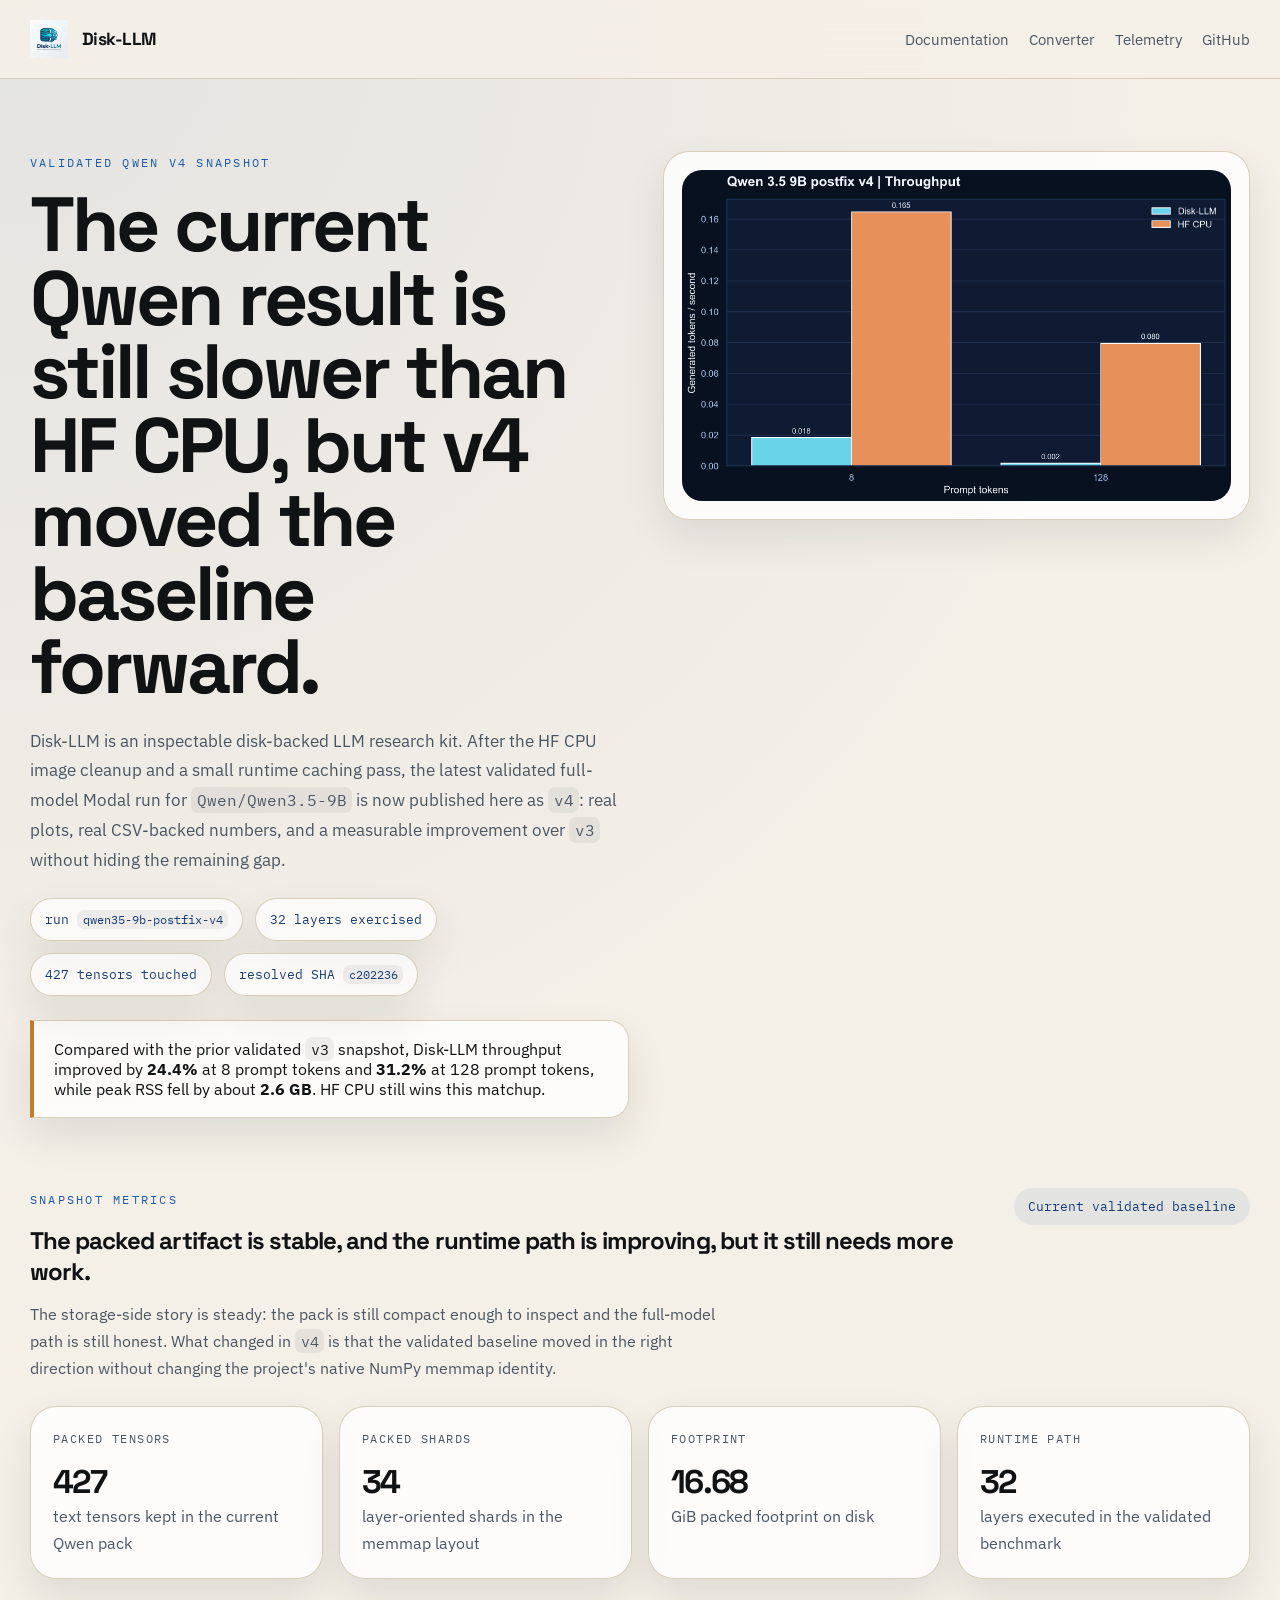
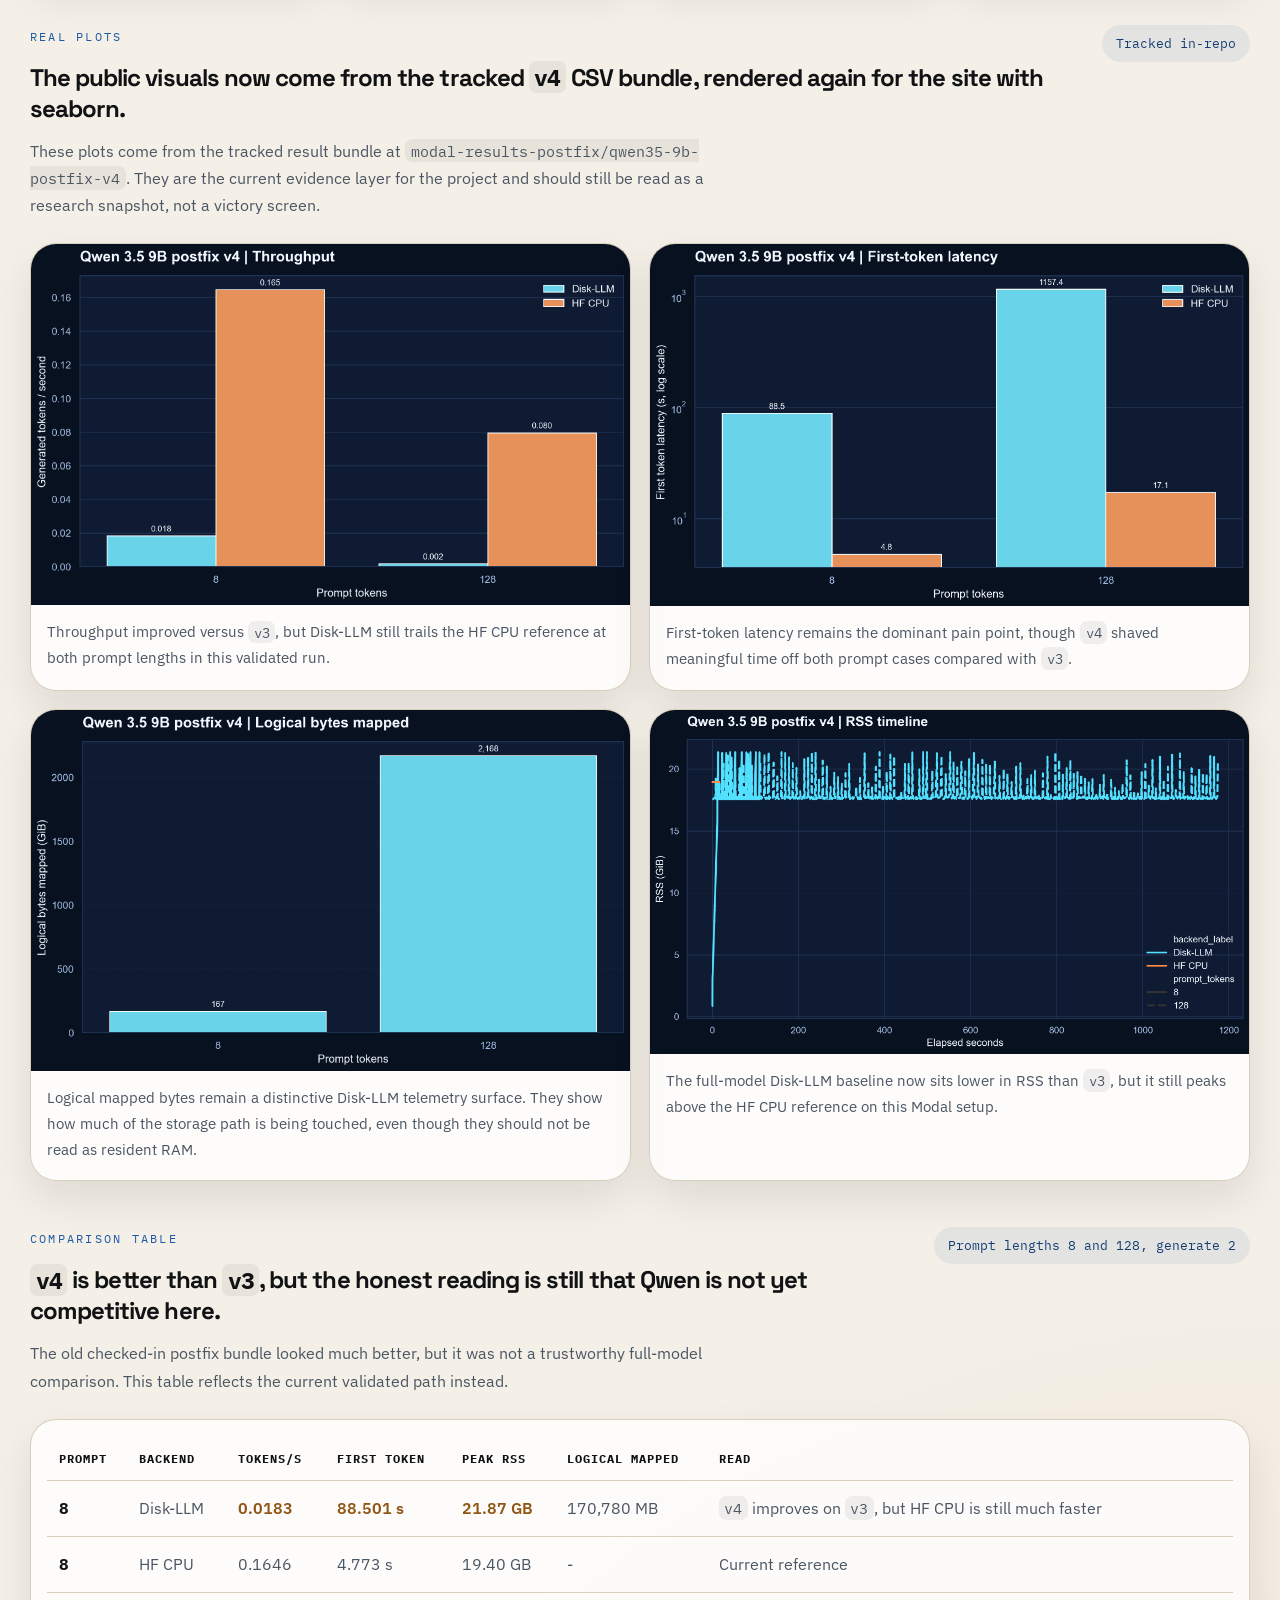
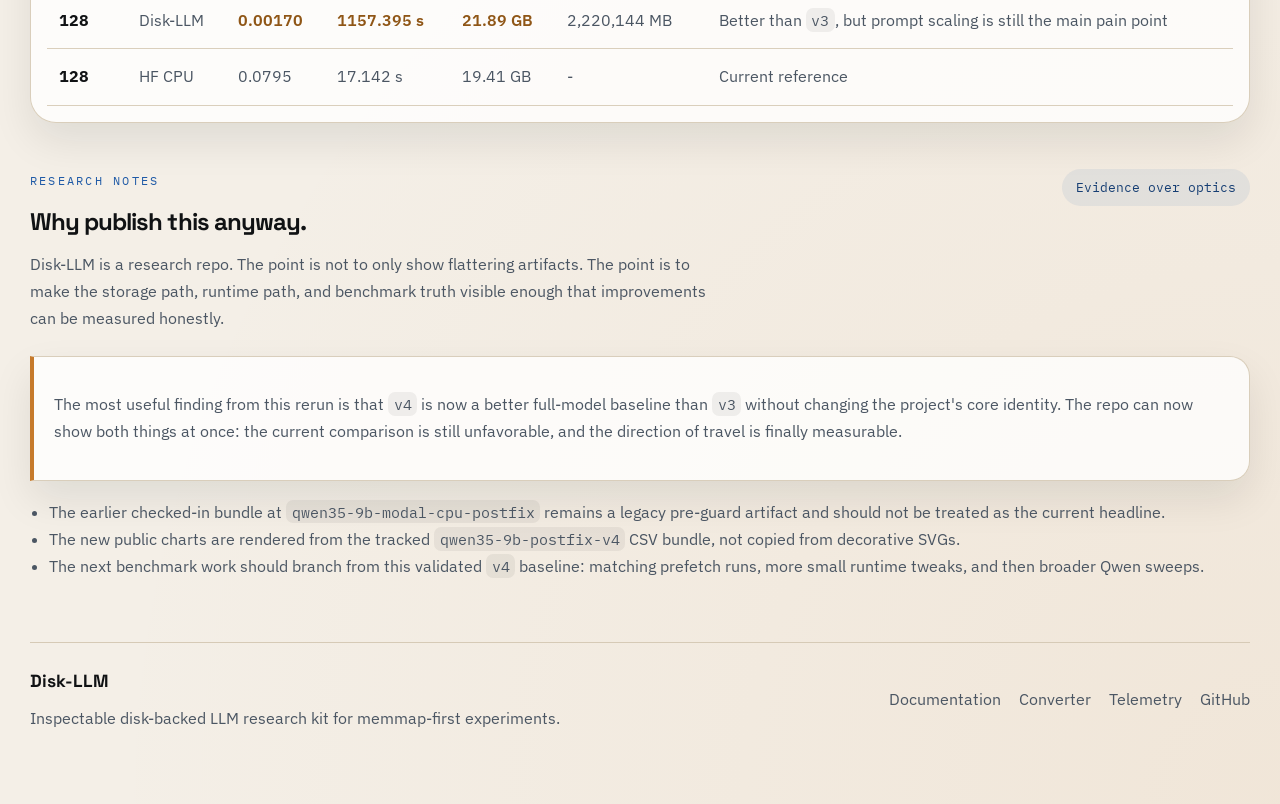
<file: docs/index.html>
<!DOCTYPE html>
<html lang="en">
<head>
  <meta charset="utf-8">
  <meta name="viewport" content="width=device-width, initial-scale=1.0">
  <title>Disk-LLM | Current Qwen v4 Research Snapshot</title>
  <meta name="description" content="Disk-LLM is an inspectable disk-backed LLM research kit. This page shows the current validated Qwen postfix v4 baseline with seaborn-rendered benchmark plots, real CSV-backed numbers, and an honest comparison table.">
  <link rel="preconnect" href="https://fonts.googleapis.com">
  <link rel="preconnect" href="https://fonts.gstatic.com" crossorigin>
  <link href="https://fonts.googleapis.com/css2?family=IBM+Plex+Mono:wght@400;600&family=IBM+Plex+Sans:wght@400;500;600&family=Space+Grotesk:wght@500;700&display=swap" rel="stylesheet">
  <style>
    :root {
      --bg: #f4efe7;
      --surface: rgba(255, 255, 255, 0.78);
      --panel: #fffaf2;
      --line: #d6cab6;
      --ink: #101214;
      --muted: #4b5663;
      --blue: #1f5aa6;
      --blue-deep: #163e73;
      --amber: #c67a2b;
      --amber-deep: #8f5616;
      --shadow: 0 18px 42px rgba(16, 18, 20, 0.09);
      --radius: 26px;
    }

    * { box-sizing: border-box; }
    html { scroll-behavior: smooth; }
    body {
      margin: 0;
      font-family: "IBM Plex Sans", sans-serif;
      color: var(--ink);
      background:
        radial-gradient(circle at top left, rgba(31, 90, 166, 0.08), transparent 28%),
        radial-gradient(circle at bottom right, rgba(198, 122, 43, 0.08), transparent 28%),
        var(--bg);
    }

    a { color: inherit; text-decoration: none; }
    img { max-width: 100%; display: block; }
    code {
      font-family: "IBM Plex Mono", monospace;
      font-size: 0.95em;
      background: rgba(16, 18, 20, 0.06);
      padding: 0.12rem 0.35rem;
      border-radius: 0.45rem;
    }

    .shell {
      width: min(1220px, calc(100% - 32px));
      margin: 0 auto;
    }

    .nav {
      position: sticky;
      top: 0;
      z-index: 20;
      backdrop-filter: blur(18px);
      background: rgba(244, 239, 231, 0.9);
      border-bottom: 1px solid rgba(214, 202, 182, 0.9);
    }

    .nav-inner {
      min-height: 78px;
      display: flex;
      align-items: center;
      justify-content: space-between;
      gap: 24px;
    }

    .brand {
      display: flex;
      align-items: center;
      gap: 14px;
      font-family: "Space Grotesk", sans-serif;
      font-weight: 700;
      letter-spacing: -0.03em;
      font-size: 1.1rem;
    }

    .brand img {
      width: 38px;
      height: 38px;
      object-fit: contain;
    }

    .nav-links {
      display: flex;
      flex-wrap: wrap;
      gap: 20px;
      color: var(--muted);
      font-size: 0.95rem;
    }

    .nav-links a:hover { color: var(--ink); }

    .hero {
      padding: 72px 0 36px;
    }

    .hero-grid {
      display: grid;
      grid-template-columns: 1fr 0.98fr;
      gap: 34px;
      align-items: start;
    }

    .eyebrow {
      display: inline-block;
      margin-bottom: 18px;
      font-family: "IBM Plex Mono", monospace;
      font-size: 0.78rem;
      letter-spacing: 0.18em;
      text-transform: uppercase;
      color: var(--blue);
    }

    h1, h2, h3 {
      margin: 0;
      font-family: "Space Grotesk", sans-serif;
      letter-spacing: -0.04em;
    }

    h1 {
      font-size: clamp(2.9rem, 6vw, 5.5rem);
      line-height: 0.96;
      max-width: 11ch;
    }

    .hero-copy p,
    .section-head p,
    .note p,
    .bullet-list li,
    .metric span:last-child,
    .plot-card figcaption,
    td,
    .footer {
      color: var(--muted);
      line-height: 1.7;
    }

    .hero-copy p {
      margin: 22px 0 0;
      max-width: 62ch;
      font-size: 1.08rem;
    }

    .pill-row {
      display: flex;
      flex-wrap: wrap;
      gap: 12px;
      margin: 24px 0 0;
    }

    .pill {
      display: inline-flex;
      align-items: center;
      gap: 8px;
      padding: 11px 14px;
      border-radius: 999px;
      background: rgba(255, 255, 255, 0.7);
      border: 1px solid rgba(214, 202, 182, 0.95);
      font-family: "IBM Plex Mono", monospace;
      font-size: 0.8rem;
      color: var(--blue-deep);
      box-shadow: var(--shadow);
    }

    .hero-note,
    .panel,
    .plot-card,
    .metric,
    .table-shell,
    .note {
      background: var(--surface);
      border: 1px solid rgba(214, 202, 182, 0.92);
      box-shadow: var(--shadow);
      border-radius: var(--radius);
    }

    .hero-note,
    .note {
      margin-top: 24px;
      padding: 18px 20px;
      border-left: 4px solid var(--amber);
      border-radius: 0 20px 20px 0;
    }

    .hero-visual,
    .plot-card,
    .metric,
    .table-shell,
    .note {
      overflow: hidden;
    }

    .hero-visual {
      padding: 18px;
      animation: rise 700ms ease both;
    }

    .hero-visual img {
      border-radius: 20px;
      background: #f8f1e4;
    }

    .section {
      padding: 34px 0 12px;
    }

    .section-head {
      display: grid;
      grid-template-columns: 1fr auto;
      gap: 18px;
      align-items: end;
      margin-bottom: 24px;
    }

    .section-head p { margin: 14px 0 0; max-width: 70ch; }

    .meta-tag {
      align-self: start;
      padding: 10px 14px;
      border-radius: 999px;
      background: rgba(31, 90, 166, 0.08);
      color: var(--blue-deep);
      font-family: "IBM Plex Mono", monospace;
      font-size: 0.8rem;
    }

    .metrics {
      display: grid;
      grid-template-columns: repeat(4, 1fr);
      gap: 16px;
    }

    .metric {
      padding: 20px 22px;
      animation: rise 850ms ease both;
    }

    .metric-label {
      font-family: "IBM Plex Mono", monospace;
      text-transform: uppercase;
      letter-spacing: 0.12em;
      font-size: 0.74rem;
      color: var(--muted);
    }

    .metric strong {
      display: block;
      margin-top: 14px;
      font-family: "Space Grotesk", sans-serif;
      font-size: 2.05rem;
      letter-spacing: -0.05em;
    }

    .plot-grid {
      display: grid;
      grid-template-columns: repeat(2, 1fr);
      gap: 18px;
    }

    .plot-card {
      margin: 0;
      transition: transform 180ms ease, box-shadow 180ms ease;
      animation: rise 900ms ease both;
    }

    .plot-card:hover {
      transform: translateY(-4px);
      box-shadow: 0 24px 52px rgba(16, 18, 20, 0.13);
    }

    .plot-card img {
      width: 100%;
      height: auto;
      background: #f6f1e8;
    }

    .plot-card figcaption {
      padding: 14px 16px 18px;
      font-size: 0.95rem;
    }

    .table-shell {
      padding: 16px;
      overflow-x: auto;
    }

    table {
      width: 100%;
      border-collapse: collapse;
      min-width: 720px;
    }

    th, td {
      padding: 14px 12px;
      border-bottom: 1px solid rgba(214, 202, 182, 0.9);
      text-align: left;
      vertical-align: top;
    }

    th {
      font-family: "IBM Plex Mono", monospace;
      font-size: 0.78rem;
      letter-spacing: 0.08em;
      text-transform: uppercase;
      color: var(--ink);
    }

    td strong { color: var(--ink); }

    .negative {
      color: var(--amber-deep);
      font-weight: 600;
    }

    .bullet-list {
      margin: 18px 0 0;
      padding-left: 1.2rem;
    }

    .footer {
      padding: 50px 0 72px;
    }

    .footer-grid {
      display: flex;
      align-items: center;
      justify-content: space-between;
      gap: 18px;
      padding-top: 24px;
      border-top: 1px solid var(--line);
    }

    @keyframes rise {
      from { opacity: 0; transform: translateY(18px); }
      to { opacity: 1; transform: translateY(0); }
    }

    @media (max-width: 980px) {
      .hero-grid,
      .section-head,
      .metrics,
      .plot-grid {
        grid-template-columns: 1fr;
      }

      .nav-inner,
      .footer-grid {
        flex-direction: column;
        align-items: flex-start;
      }
    }
  </style>
</head>
<body>
  <header class="nav">
    <div class="shell nav-inner">
      <a class="brand" href="index.html">
        <img src="logo.png" alt="Disk-LLM logo">
        <span>Disk-LLM</span>
      </a>
      <nav class="nav-links">
        <a href="documentation.html">Documentation</a>
        <a href="converter.html">Converter</a>
        <a href="telemetry.html">Telemetry</a>
        <a href="https://github.com/kilickursat/disk-llm" target="_blank" rel="noreferrer">GitHub</a>
      </nav>
    </div>
  </header>

  <main class="shell">
    <section class="hero">
      <div class="hero-grid">
        <div class="hero-copy">
          <span class="eyebrow">Validated Qwen v4 Snapshot</span>
          <h1>The current Qwen result is still slower than HF CPU, but v4 moved the baseline forward.</h1>
          <p>
            Disk-LLM is an inspectable disk-backed LLM research kit. After the HF CPU image cleanup and a small runtime caching pass, the latest validated full-model Modal run for <code>Qwen/Qwen3.5-9B</code> is now published here as <code>v4</code>: real plots, real CSV-backed numbers, and a measurable improvement over <code>v3</code> without hiding the remaining gap.
          </p>
          <div class="pill-row">
            <span class="pill">run <code>qwen35-9b-postfix-v4</code></span>
            <span class="pill">32 layers exercised</span>
            <span class="pill">427 tensors touched</span>
            <span class="pill">resolved SHA <code>c202236</code></span>
          </div>
          <div class="hero-note">
            Compared with the prior validated <code>v3</code> snapshot, Disk-LLM throughput improved by <strong>24.4%</strong> at 8 prompt tokens and <strong>31.2%</strong> at 128 prompt tokens, while peak RSS fell by about <strong>2.6 GB</strong>. HF CPU still wins this matchup.
          </div>
        </div>
        <div class="hero-visual panel">
          <img src="assets/qwen35-postfix-v4-throughput.png" alt="Qwen postfix v4 throughput plot">
        </div>
      </div>
    </section>

    <section class="section" id="snapshot-metrics">
      <div class="section-head">
        <div>
          <span class="eyebrow">Snapshot Metrics</span>
          <h2>The packed artifact is stable, and the runtime path is improving, but it still needs more work.</h2>
          <p>
            The storage-side story is steady: the pack is still compact enough to inspect and the full-model path is still honest. What changed in <code>v4</code> is that the validated baseline moved in the right direction without changing the project's native NumPy memmap identity.
          </p>
        </div>
        <span class="meta-tag">Current validated baseline</span>
      </div>

      <div class="metrics">
        <div class="metric panel">
          <span class="metric-label">Packed tensors</span>
          <strong>427</strong>
          <span>text tensors kept in the current Qwen pack</span>
        </div>
        <div class="metric panel">
          <span class="metric-label">Packed shards</span>
          <strong>34</strong>
          <span>layer-oriented shards in the memmap layout</span>
        </div>
        <div class="metric panel">
          <span class="metric-label">Footprint</span>
          <strong>16.68</strong>
          <span>GiB packed footprint on disk</span>
        </div>
        <div class="metric panel">
          <span class="metric-label">Runtime path</span>
          <strong>32</strong>
          <span>layers executed in the validated benchmark</span>
        </div>
      </div>
    </section>

    <section class="section" id="plots">
      <div class="section-head">
        <div>
          <span class="eyebrow">Real Plots</span>
          <h2>The public visuals now come from the tracked <code>v4</code> CSV bundle, rendered again for the site with seaborn.</h2>
          <p>
            These plots come from the tracked result bundle at <code>modal-results-postfix/qwen35-9b-postfix-v4</code>. They are the current evidence layer for the project and should still be read as a research snapshot, not a victory screen.
          </p>
        </div>
        <span class="meta-tag">Tracked in-repo</span>
      </div>

      <div class="plot-grid">
        <figure class="plot-card panel">
          <img src="assets/qwen35-postfix-v4-throughput.png" alt="Qwen postfix v4 throughput plot">
          <figcaption>Throughput improved versus <code>v3</code>, but Disk-LLM still trails the HF CPU reference at both prompt lengths in this validated run.</figcaption>
        </figure>
        <figure class="plot-card panel">
          <img src="assets/qwen35-postfix-v4-first-token-latency.png" alt="Qwen postfix v4 first-token latency plot">
          <figcaption>First-token latency remains the dominant pain point, though <code>v4</code> shaved meaningful time off both prompt cases compared with <code>v3</code>.</figcaption>
        </figure>
        <figure class="plot-card panel">
          <img src="assets/qwen35-postfix-v4-logical-mapped.png" alt="Qwen postfix v4 logical mapped bytes plot">
          <figcaption>Logical mapped bytes remain a distinctive Disk-LLM telemetry surface. They show how much of the storage path is being touched, even though they should not be read as resident RAM.</figcaption>
        </figure>
        <figure class="plot-card panel">
          <img src="assets/qwen35-postfix-v4-rss-timeline.png" alt="Qwen postfix v4 RSS timeline plot">
          <figcaption>The full-model Disk-LLM baseline now sits lower in RSS than <code>v3</code>, but it still peaks above the HF CPU reference on this Modal setup.</figcaption>
        </figure>
      </div>
    </section>

    <section class="section" id="comparison-table">
      <div class="section-head">
        <div>
          <span class="eyebrow">Comparison Table</span>
          <h2><code>v4</code> is better than <code>v3</code>, but the honest reading is still that Qwen is not yet competitive here.</h2>
          <p>
            The old checked-in postfix bundle looked much better, but it was not a trustworthy full-model comparison. This table reflects the current validated path instead.
          </p>
        </div>
        <span class="meta-tag">Prompt lengths 8 and 128, generate 2</span>
      </div>

      <div class="table-shell panel">
        <table>
          <thead>
            <tr>
              <th>Prompt</th>
              <th>Backend</th>
              <th>Tokens/s</th>
              <th>First token</th>
              <th>Peak RSS</th>
              <th>Logical mapped</th>
              <th>Read</th>
            </tr>
          </thead>
          <tbody>
            <tr>
              <td><strong>8</strong></td>
              <td>Disk-LLM</td>
              <td class="negative">0.0183</td>
              <td class="negative">88.501 s</td>
              <td class="negative">21.87 GB</td>
              <td>170,780 MB</td>
              <td><code>v4</code> improves on <code>v3</code>, but HF CPU is still much faster</td>
            </tr>
            <tr>
              <td><strong>8</strong></td>
              <td>HF CPU</td>
              <td>0.1646</td>
              <td>4.773 s</td>
              <td>19.40 GB</td>
              <td>-</td>
              <td>Current reference</td>
            </tr>
            <tr>
              <td><strong>128</strong></td>
              <td>Disk-LLM</td>
              <td class="negative">0.00170</td>
              <td class="negative">1157.395 s</td>
              <td class="negative">21.89 GB</td>
              <td>2,220,144 MB</td>
              <td>Better than <code>v3</code>, but prompt scaling is still the main pain point</td>
            </tr>
            <tr>
              <td><strong>128</strong></td>
              <td>HF CPU</td>
              <td>0.0795</td>
              <td>17.142 s</td>
              <td>19.41 GB</td>
              <td>-</td>
              <td>Current reference</td>
            </tr>
          </tbody>
        </table>
      </div>
    </section>

    <section class="section" id="research-notes">
      <div class="section-head">
        <div>
          <span class="eyebrow">Research Notes</span>
          <h2>Why publish this anyway.</h2>
          <p>
            Disk-LLM is a research repo. The point is not to only show flattering artifacts. The point is to make the storage path, runtime path, and benchmark truth visible enough that improvements can be measured honestly.
          </p>
        </div>
        <span class="meta-tag">Evidence over optics</span>
      </div>

      <div class="note">
        <p>
          The most useful finding from this rerun is that <code>v4</code> is now a better full-model baseline than <code>v3</code> without changing the project's core identity. The repo can now show both things at once: the current comparison is still unfavorable, and the direction of travel is finally measurable.
        </p>
      </div>
      <ul class="bullet-list">
        <li>The earlier checked-in bundle at <code>qwen35-9b-modal-cpu-postfix</code> remains a legacy pre-guard artifact and should not be treated as the current headline.</li>
        <li>The new public charts are rendered from the tracked <code>qwen35-9b-postfix-v4</code> CSV bundle, not copied from decorative SVGs.</li>
        <li>The next benchmark work should branch from this validated <code>v4</code> baseline: matching prefetch runs, more small runtime tweaks, and then broader Qwen sweeps.</li>
      </ul>
    </section>
  </main>

  <footer class="footer shell">
    <div class="footer-grid">
      <div>
        <strong style="display:block; font-family:'Space Grotesk', sans-serif; font-size:1.1rem; color:var(--ink); margin-bottom:8px;">Disk-LLM</strong>
        <span>Inspectable disk-backed LLM research kit for memmap-first experiments.</span>
      </div>
      <div style="display:flex; gap:18px; flex-wrap:wrap;">
        <a href="documentation.html">Documentation</a>
        <a href="converter.html">Converter</a>
        <a href="telemetry.html">Telemetry</a>
        <a href="https://github.com/kilickursat/disk-llm" target="_blank" rel="noreferrer">GitHub</a>
      </div>
    </div>
  </footer>
</body>
</html>
</file>
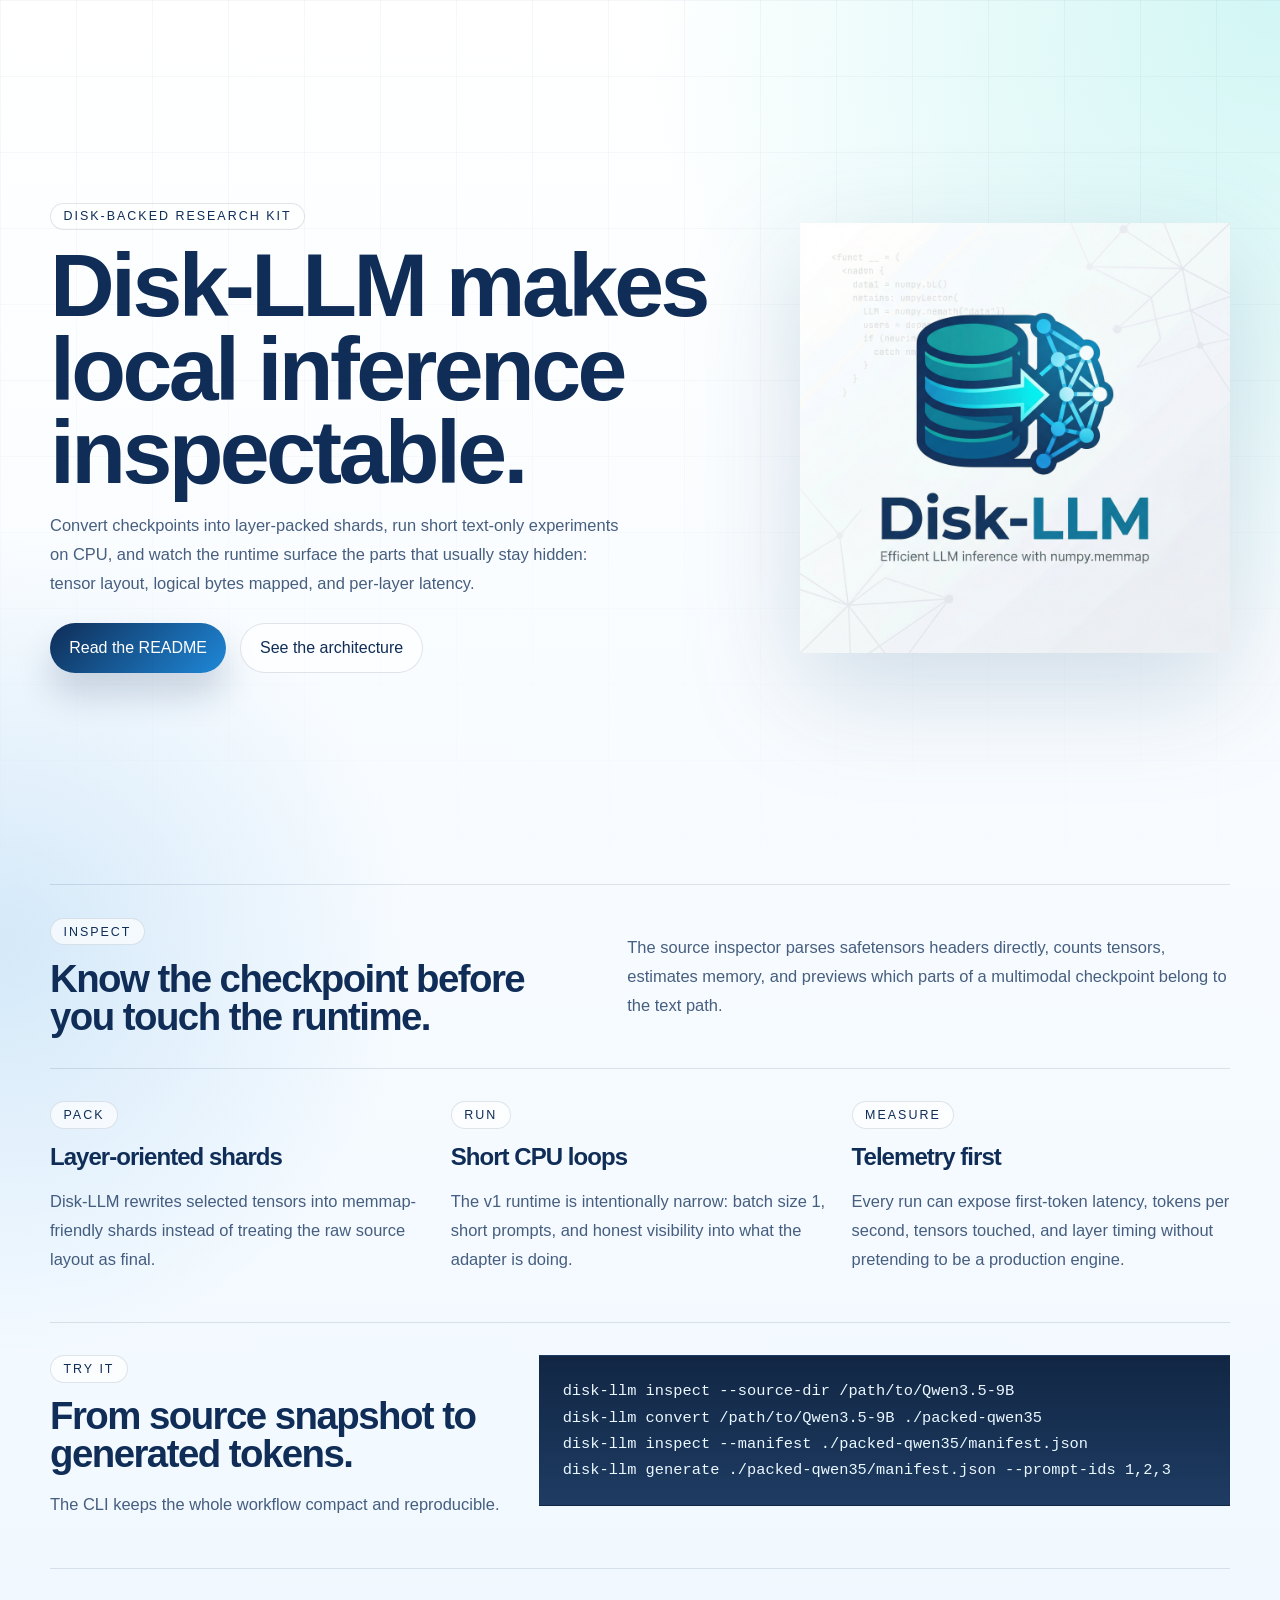
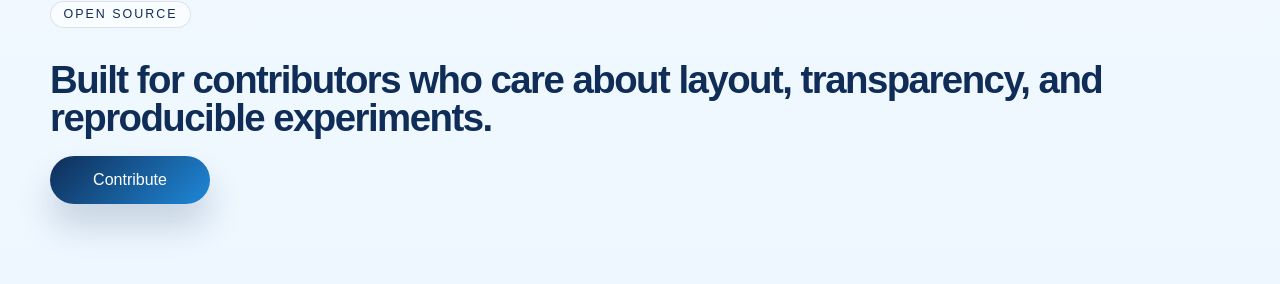
<file: site/index.html>
<!doctype html>
<html lang="en">
<head>
  <meta charset="utf-8">
  <meta name="viewport" content="width=device-width, initial-scale=1">
  <title>Disk-LLM</title>
  <link rel="stylesheet" href="styles.css">
</head>
<body>
  <main class="page">
    <section class="hero">
      <div class="hero-copy">
        <div class="eyebrow">Disk-backed Research Kit</div>
        <h1>Disk-LLM makes local inference inspectable.</h1>
        <p>
          Convert checkpoints into layer-packed shards, run short text-only experiments on CPU,
          and watch the runtime surface the parts that usually stay hidden: tensor layout,
          logical bytes mapped, and per-layer latency.
        </p>
        <div class="actions">
          <a href="../README.md" class="button button-primary">Read the README</a>
          <a href="../docs/architecture.md" class="button button-secondary">See the architecture</a>
        </div>
      </div>
      <div class="hero-media">
        <img src="../logo.png" alt="Disk-LLM logo">
      </div>
    </section>

    <section class="band">
      <div>
        <span class="label">Inspect</span>
        <h2>Know the checkpoint before you touch the runtime.</h2>
      </div>
      <p>
        The source inspector parses safetensors headers directly, counts tensors, estimates memory,
        and previews which parts of a multimodal checkpoint belong to the text path.
      </p>
    </section>

    <section class="workflow">
      <div>
        <span class="label">Pack</span>
        <h3>Layer-oriented shards</h3>
        <p>Disk-LLM rewrites selected tensors into memmap-friendly shards instead of treating the raw source layout as final.</p>
      </div>
      <div>
        <span class="label">Run</span>
        <h3>Short CPU loops</h3>
        <p>The v1 runtime is intentionally narrow: batch size 1, short prompts, and honest visibility into what the adapter is doing.</p>
      </div>
      <div>
        <span class="label">Measure</span>
        <h3>Telemetry first</h3>
        <p>Every run can expose first-token latency, tokens per second, tensors touched, and layer timing without pretending to be a production engine.</p>
      </div>
    </section>

    <section class="commands">
      <div class="commands-copy">
        <span class="label">Try it</span>
        <h2>From source snapshot to generated tokens.</h2>
        <p>The CLI keeps the whole workflow compact and reproducible.</p>
      </div>
      <pre><code>disk-llm inspect --source-dir /path/to/Qwen3.5-9B
disk-llm convert /path/to/Qwen3.5-9B ./packed-qwen35
disk-llm inspect --manifest ./packed-qwen35/manifest.json
disk-llm generate ./packed-qwen35/manifest.json --prompt-ids 1,2,3</code></pre>
    </section>

    <section class="final-cta">
      <span class="label">Open Source</span>
      <h2>Built for contributors who care about layout, transparency, and reproducible experiments.</h2>
      <a href="../CONTRIBUTING.md" class="button button-primary">Contribute</a>
    </section>
  </main>
</body>
</html>
</file>
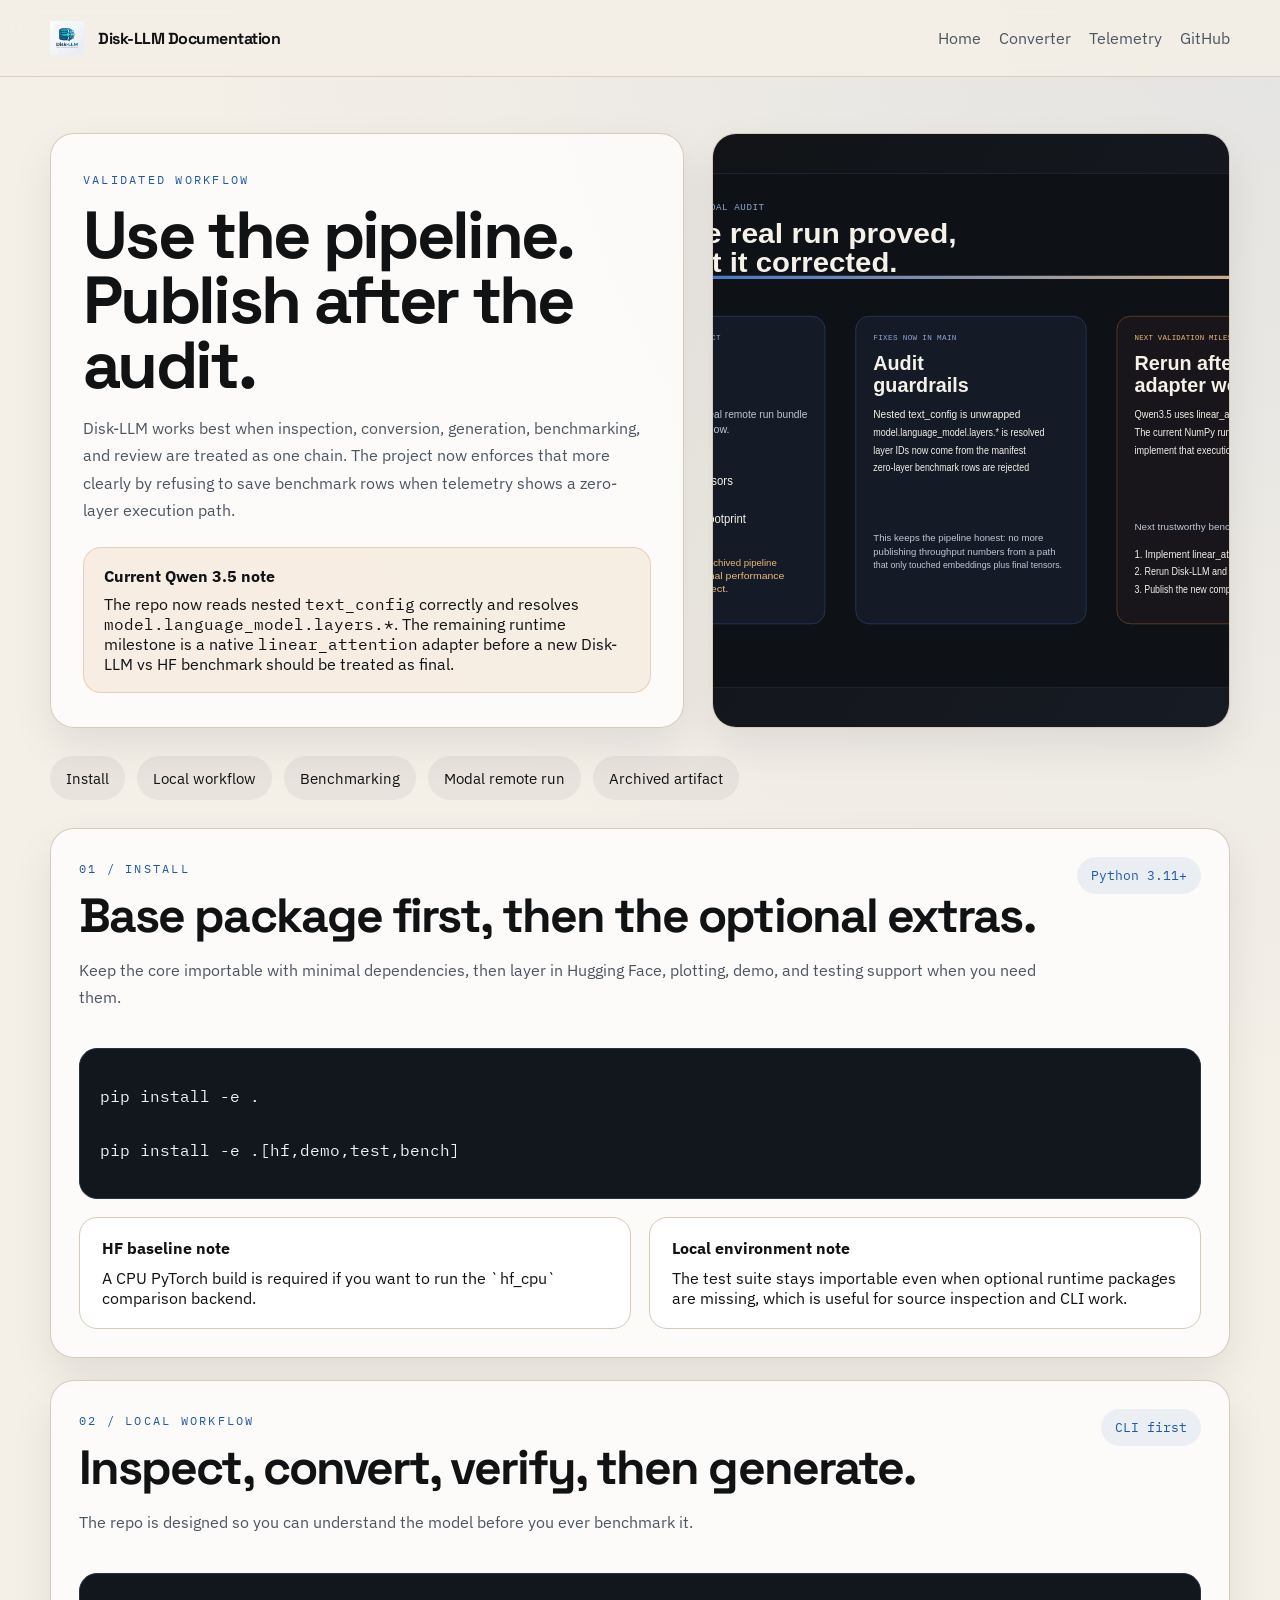
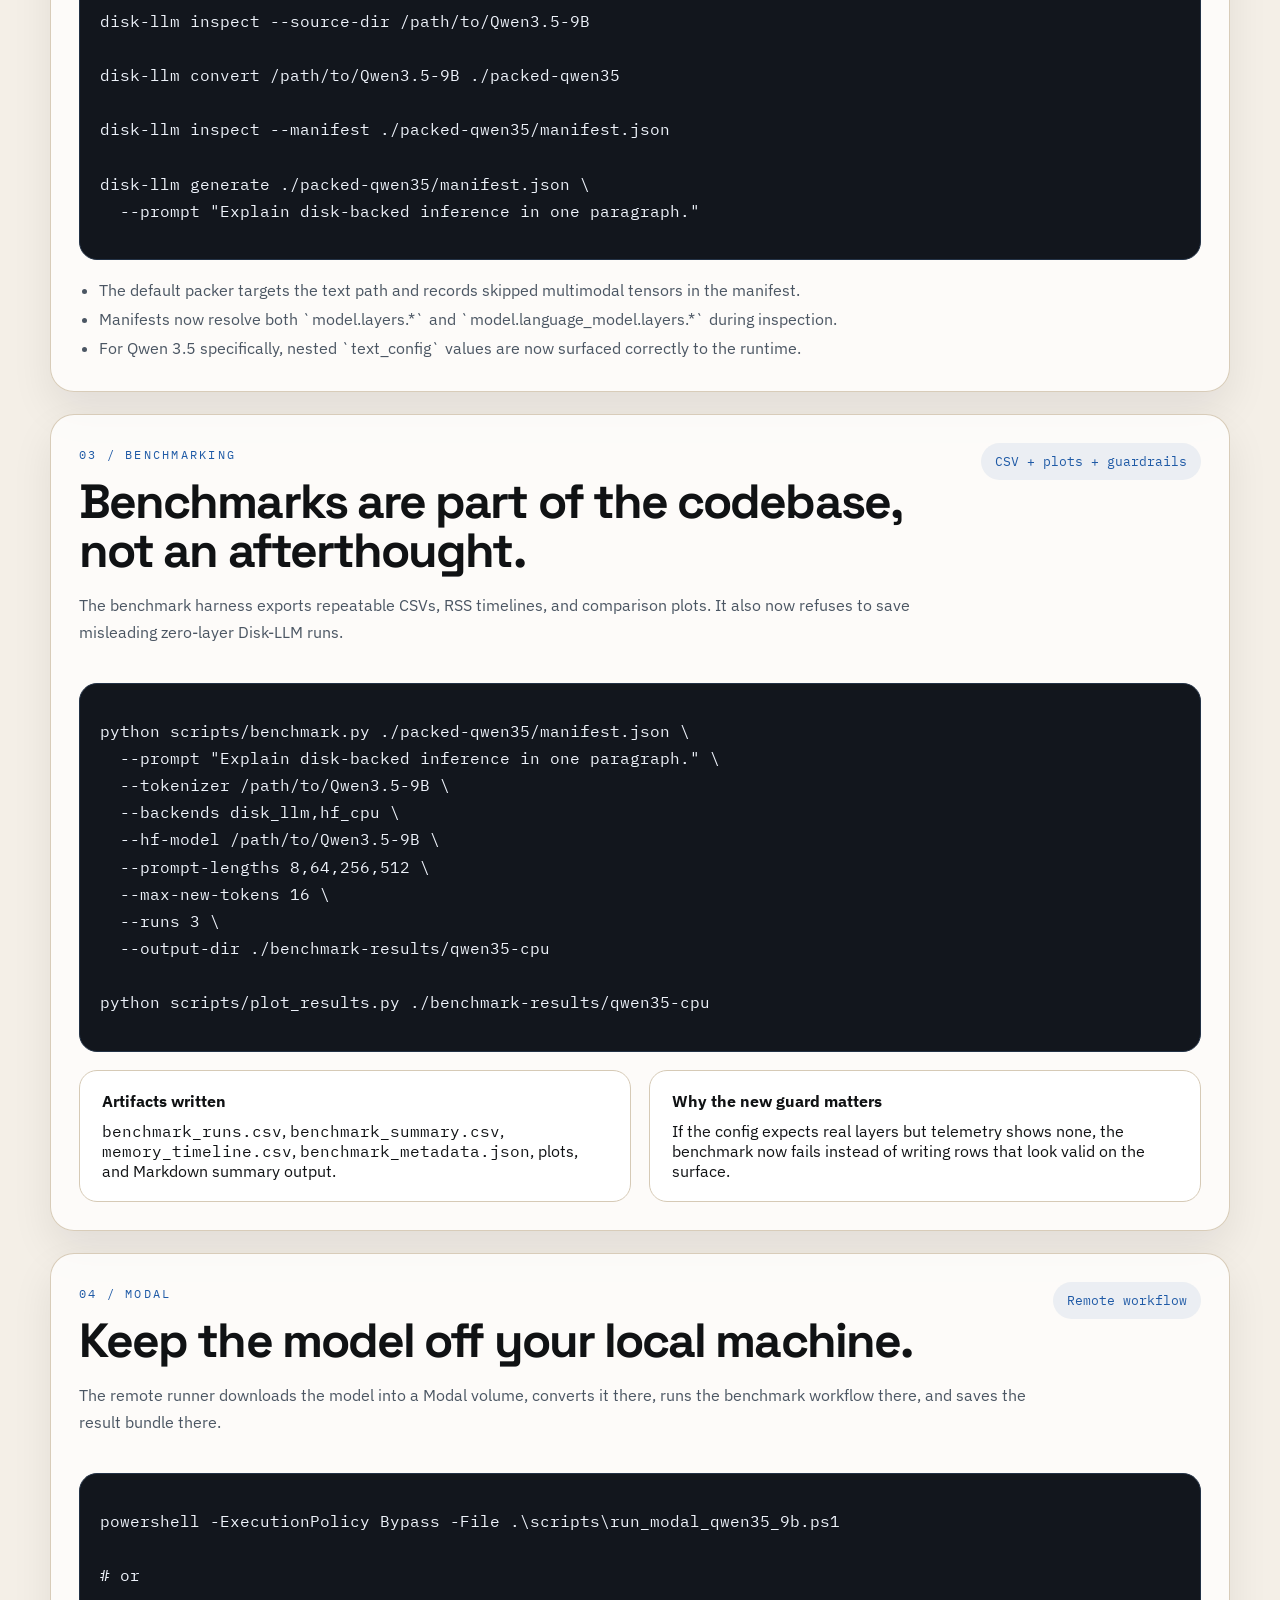
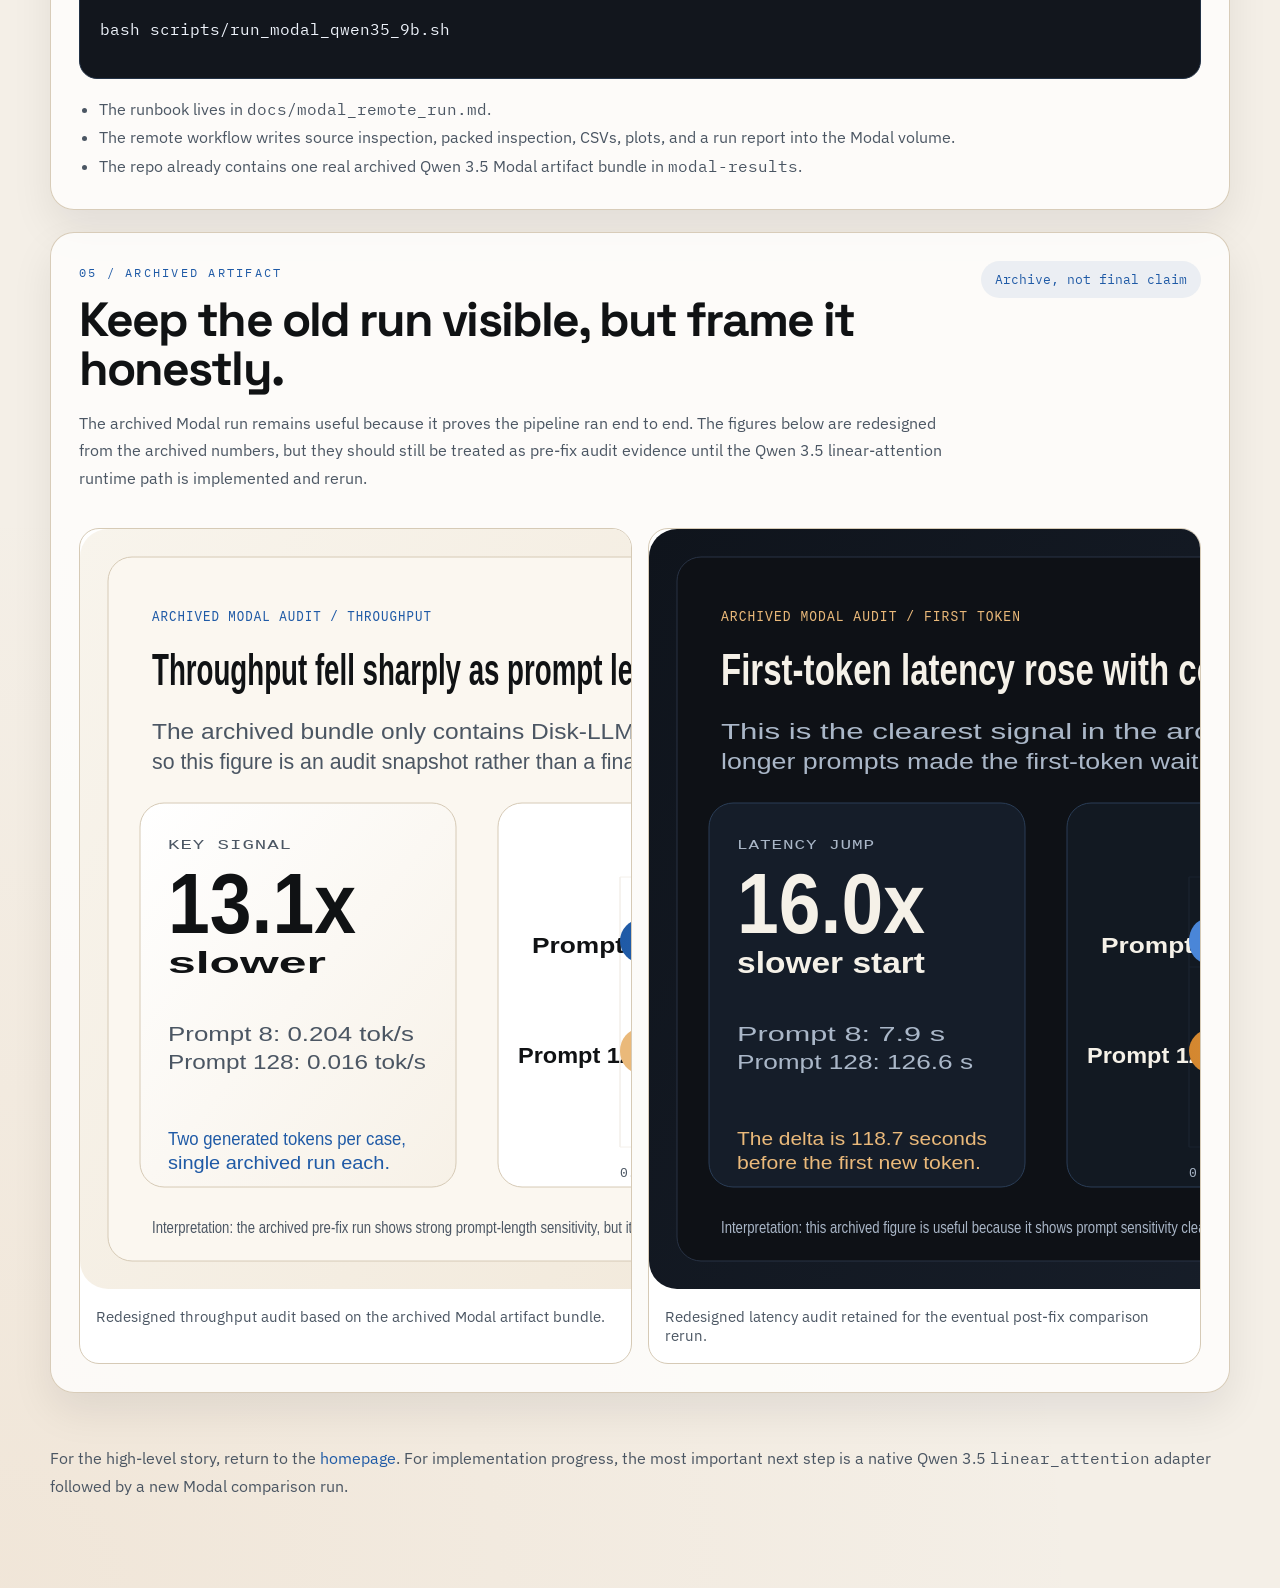
<file: docs/documentation.html>
<!DOCTYPE html>
<html lang="en">
<head>
  <meta charset="utf-8">
  <meta name="viewport" content="width=device-width, initial-scale=1.0">
  <title>Disk-LLM | Documentation</title>
  <meta name="description" content="Disk-LLM documentation for installation, checkpoint inspection, conversion, benchmarking, and the current Qwen 3.5 validation status.">
  <link rel="preconnect" href="https://fonts.googleapis.com">
  <link rel="preconnect" href="https://fonts.gstatic.com" crossorigin>
  <link href="https://fonts.googleapis.com/css2?family=IBM+Plex+Mono:wght@400;600&family=IBM+Plex+Sans:wght@400;500;600&family=Space+Grotesk:wght@500;700&display=swap" rel="stylesheet">
  <style>
    :root {
      --bg: #f4efe7;
      --surface: #fffaf2;
      --panel: #ffffff;
      --ink: #101214;
      --muted: #4b5663;
      --line: #d6cab6;
      --blue: #1f5aa6;
      --blue-soft: rgba(31, 90, 166, 0.08);
      --amber: #c67a2b;
      --amber-soft: rgba(198, 122, 43, 0.1);
      --shadow: 0 18px 42px rgba(16, 18, 20, 0.08);
      --radius: 24px;
    }

    * { box-sizing: border-box; }
    html { scroll-behavior: smooth; }
    body {
      margin: 0;
      font-family: "IBM Plex Sans", sans-serif;
      color: var(--ink);
      background:
        radial-gradient(circle at top right, rgba(31, 90, 166, 0.08), transparent 22%),
        radial-gradient(circle at bottom left, rgba(198, 122, 43, 0.08), transparent 22%),
        var(--bg);
    }

    a { color: inherit; text-decoration: none; }
    code, pre { font-family: "IBM Plex Mono", monospace; }

    .shell {
      width: min(1180px, calc(100% - 32px));
      margin: 0 auto;
    }

    .nav {
      position: sticky;
      top: 0;
      z-index: 20;
      backdrop-filter: blur(16px);
      background: rgba(244, 239, 231, 0.92);
      border-bottom: 1px solid rgba(214, 202, 182, 0.9);
    }

    .nav-inner {
      display: flex;
      align-items: center;
      justify-content: space-between;
      gap: 24px;
      min-height: 76px;
    }

    .brand {
      display: flex;
      align-items: center;
      gap: 14px;
      font-family: "Space Grotesk", sans-serif;
      font-weight: 700;
      letter-spacing: -0.03em;
    }

    .brand img {
      width: 34px;
      height: 34px;
      object-fit: contain;
    }

    .nav-links {
      display: flex;
      gap: 18px;
      flex-wrap: wrap;
      color: var(--muted);
    }

    .nav-links a:hover { color: var(--ink); }

    main { padding: 56px 0 72px; }

    .hero {
      display: grid;
      grid-template-columns: 1.1fr 0.9fr;
      gap: 28px;
      align-items: stretch;
      margin-bottom: 28px;
    }

    .panel {
      background: rgba(255, 255, 255, 0.76);
      border: 1px solid rgba(214, 202, 182, 0.95);
      border-radius: var(--radius);
      box-shadow: var(--shadow);
    }

    .hero-copy {
      padding: 34px 32px;
    }

    .eyebrow {
      display: inline-block;
      margin-bottom: 16px;
      font-family: "IBM Plex Mono", monospace;
      font-size: 0.78rem;
      letter-spacing: 0.18em;
      text-transform: uppercase;
      color: var(--blue);
    }

    h1, h2, h3 {
      margin: 0;
      font-family: "Space Grotesk", sans-serif;
      letter-spacing: -0.04em;
    }

    h1 { font-size: clamp(2.6rem, 5.2vw, 4.8rem); line-height: 0.98; }
    h2 { font-size: clamp(2rem, 4vw, 3rem); line-height: 1.02; }
    h3 { font-size: 1.2rem; }

    p {
      color: var(--muted);
      line-height: 1.72;
    }

    .callout {
      margin-top: 22px;
      padding: 18px 20px;
      border-radius: 18px;
      background: var(--amber-soft);
      border: 1px solid rgba(198, 122, 43, 0.25);
    }

    .hero-visual { overflow: hidden; }

    .hero-visual img {
      width: 100%;
      height: 100%;
      object-fit: cover;
    }

    .toc {
      display: flex;
      flex-wrap: wrap;
      gap: 12px;
      margin-bottom: 28px;
    }

    .toc a {
      padding: 12px 16px;
      border-radius: 999px;
      background: rgba(16, 18, 20, 0.05);
      color: var(--ink);
      font-size: 0.95rem;
    }

    section.doc {
      margin-top: 22px;
      padding: 28px;
    }

    .doc-head {
      display: grid;
      grid-template-columns: 1fr auto;
      gap: 18px;
      align-items: start;
      margin-bottom: 20px;
    }

    .tag {
      font-family: "IBM Plex Mono", monospace;
      font-size: 0.8rem;
      padding: 10px 14px;
      border-radius: 999px;
      color: var(--blue);
      background: var(--blue-soft);
    }

    .code {
      margin-top: 16px;
      padding: 18px 20px;
      background: #12161d;
      color: #eef3fb;
      border-radius: 18px;
      overflow-x: auto;
      line-height: 1.7;
      border: 1px solid #233246;
    }

    .two-col {
      display: grid;
      grid-template-columns: repeat(2, 1fr);
      gap: 18px;
      margin-top: 18px;
    }

    .mini {
      padding: 20px 22px;
      border-radius: 18px;
      background: var(--panel);
      border: 1px solid var(--line);
    }

    .mini strong {
      display: block;
      margin-bottom: 10px;
      color: var(--ink);
    }

    ul {
      margin: 16px 0 0;
      padding-left: 20px;
      color: var(--muted);
      line-height: 1.8;
    }

    .archive-grid {
      display: grid;
      grid-template-columns: repeat(2, 1fr);
      gap: 16px;
      margin-top: 20px;
    }

    .archive-grid figure {
      margin: 0;
      background: var(--panel);
      border: 1px solid var(--line);
      border-radius: 20px;
      overflow: hidden;
    }

    .archive-grid figcaption {
      padding: 14px 16px 18px;
      font-size: 0.94rem;
      color: var(--muted);
    }

    footer {
      padding-top: 36px;
      color: var(--muted);
    }

    @media (max-width: 980px) {
      .hero,
      .doc-head,
      .two-col,
      .archive-grid {
        grid-template-columns: 1fr;
      }

      .nav-inner {
        flex-direction: column;
        align-items: flex-start;
        padding: 16px 0;
      }
    }
  </style>
</head>
<body>
  <header class="nav">
    <div class="shell nav-inner">
      <a class="brand" href="index.html">
        <img src="logo.png" alt="Disk-LLM">
        <span>Disk-LLM Documentation</span>
      </a>
      <nav class="nav-links">
        <a href="index.html">Home</a>
        <a href="converter.html">Converter</a>
        <a href="telemetry.html">Telemetry</a>
        <a href="https://github.com/kilickursat/disk-llm" target="_blank" rel="noreferrer">GitHub</a>
      </nav>
    </div>
  </header>

  <main class="shell">
    <section class="hero">
      <div class="panel hero-copy">
        <span class="eyebrow">Validated Workflow</span>
        <h1>Use the pipeline. Publish after the audit.</h1>
        <p>
          Disk-LLM works best when inspection, conversion, generation, benchmarking, and review are treated as one chain. The project now enforces that more clearly by refusing to save benchmark rows when telemetry shows a zero-layer execution path.
        </p>
        <div class="callout">
          <strong style="display:block; color:var(--ink); margin-bottom:8px;">Current Qwen 3.5 note</strong>
          The repo now reads nested <code>text_config</code> correctly and resolves <code>model.language_model.layers.*</code>. The remaining runtime milestone is a native <code>linear_attention</code> adapter before a new Disk-LLM vs HF benchmark should be treated as final.
        </div>
      </div>
      <div class="panel hero-visual">
        <img src="assets/qwen-audit.svg" alt="Qwen3.5 audit summary">
      </div>
    </section>

    <nav class="toc">
      <a href="#install">Install</a>
      <a href="#local-flow">Local workflow</a>
      <a href="#benchmarking">Benchmarking</a>
      <a href="#modal">Modal remote run</a>
      <a href="#archive">Archived artifact</a>
    </nav>

    <section class="panel doc" id="install">
      <div class="doc-head">
        <div>
          <span class="eyebrow">01 / Install</span>
          <h2>Base package first, then the optional extras.</h2>
          <p>Keep the core importable with minimal dependencies, then layer in Hugging Face, plotting, demo, and testing support when you need them.</p>
        </div>
        <span class="tag">Python 3.11+</span>
      </div>
      <div class="code"><pre>pip install -e .

pip install -e .[hf,demo,test,bench]</pre></div>
      <div class="two-col">
        <div class="mini">
          <strong>HF baseline note</strong>
          A CPU PyTorch build is required if you want to run the `hf_cpu` comparison backend.
        </div>
        <div class="mini">
          <strong>Local environment note</strong>
          The test suite stays importable even when optional runtime packages are missing, which is useful for source inspection and CLI work.
        </div>
      </div>
    </section>

    <section class="panel doc" id="local-flow">
      <div class="doc-head">
        <div>
          <span class="eyebrow">02 / Local Workflow</span>
          <h2>Inspect, convert, verify, then generate.</h2>
          <p>The repo is designed so you can understand the model before you ever benchmark it.</p>
        </div>
        <span class="tag">CLI first</span>
      </div>
      <div class="code"><pre>disk-llm inspect --source-dir /path/to/Qwen3.5-9B

disk-llm convert /path/to/Qwen3.5-9B ./packed-qwen35

disk-llm inspect --manifest ./packed-qwen35/manifest.json

disk-llm generate ./packed-qwen35/manifest.json \
  --prompt "Explain disk-backed inference in one paragraph."</pre></div>
      <ul>
        <li>The default packer targets the text path and records skipped multimodal tensors in the manifest.</li>
        <li>Manifests now resolve both `model.layers.*` and `model.language_model.layers.*` during inspection.</li>
        <li>For Qwen 3.5 specifically, nested `text_config` values are now surfaced correctly to the runtime.</li>
      </ul>
    </section>

    <section class="panel doc" id="benchmarking">
      <div class="doc-head">
        <div>
          <span class="eyebrow">03 / Benchmarking</span>
          <h2>Benchmarks are part of the codebase, not an afterthought.</h2>
          <p>The benchmark harness exports repeatable CSVs, RSS timelines, and comparison plots. It also now refuses to save misleading zero-layer Disk-LLM runs.</p>
        </div>
        <span class="tag">CSV + plots + guardrails</span>
      </div>
      <div class="code"><pre>python scripts/benchmark.py ./packed-qwen35/manifest.json \
  --prompt "Explain disk-backed inference in one paragraph." \
  --tokenizer /path/to/Qwen3.5-9B \
  --backends disk_llm,hf_cpu \
  --hf-model /path/to/Qwen3.5-9B \
  --prompt-lengths 8,64,256,512 \
  --max-new-tokens 16 \
  --runs 3 \
  --output-dir ./benchmark-results/qwen35-cpu

python scripts/plot_results.py ./benchmark-results/qwen35-cpu</pre></div>
      <div class="two-col">
        <div class="mini">
          <strong>Artifacts written</strong>
          <code>benchmark_runs.csv</code>, <code>benchmark_summary.csv</code>, <code>memory_timeline.csv</code>, <code>benchmark_metadata.json</code>, plots, and Markdown summary output.
        </div>
        <div class="mini">
          <strong>Why the new guard matters</strong>
          If the config expects real layers but telemetry shows none, the benchmark now fails instead of writing rows that look valid on the surface.
        </div>
      </div>
    </section>

    <section class="panel doc" id="modal">
      <div class="doc-head">
        <div>
          <span class="eyebrow">04 / Modal</span>
          <h2>Keep the model off your local machine.</h2>
          <p>The remote runner downloads the model into a Modal volume, converts it there, runs the benchmark workflow there, and saves the result bundle there.</p>
        </div>
        <span class="tag">Remote workflow</span>
      </div>
      <div class="code"><pre>powershell -ExecutionPolicy Bypass -File .\scripts\run_modal_qwen35_9b.ps1

# or

bash scripts/run_modal_qwen35_9b.sh</pre></div>
      <ul>
        <li>The runbook lives in <code>docs/modal_remote_run.md</code>.</li>
        <li>The remote workflow writes source inspection, packed inspection, CSVs, plots, and a run report into the Modal volume.</li>
        <li>The repo already contains one real archived Qwen 3.5 Modal artifact bundle in <code>modal-results</code>.</li>
      </ul>
    </section>

    <section class="panel doc" id="archive">
      <div class="doc-head">
        <div>
          <span class="eyebrow">05 / Archived Artifact</span>
          <h2>Keep the old run visible, but frame it honestly.</h2>
          <p>The archived Modal run remains useful because it proves the pipeline ran end to end. The figures below are redesigned from the archived numbers, but they should still be treated as pre-fix audit evidence until the Qwen 3.5 linear-attention runtime path is implemented and rerun.</p>
        </div>
        <span class="tag">Archive, not final claim</span>
      </div>
      <div class="archive-grid">
        <figure>
          <img src="assets/audit-throughput.svg" alt="Archived throughput audit figure">
          <figcaption>Redesigned throughput audit based on the archived Modal artifact bundle.</figcaption>
        </figure>
        <figure>
          <img src="assets/audit-latency.svg" alt="Archived first-token latency audit figure">
          <figcaption>Redesigned latency audit retained for the eventual post-fix comparison rerun.</figcaption>
        </figure>
      </div>
    </section>

    <footer>
      <p>For the high-level story, return to the <a href="index.html" style="color: var(--blue);">homepage</a>. For implementation progress, the most important next step is a native Qwen 3.5 <code>linear_attention</code> adapter followed by a new Modal comparison run.</p>
    </footer>
  </main>
</body>
</html>
</file>
<file: site/styles.css>
:root {
  --ink: #0f2d57;
  --ink-soft: rgba(15, 45, 87, 0.76);
  --blue: #1f88d8;
  --cyan: #2fd7cf;
  --line: rgba(15, 45, 87, 0.12);
  --paper: #fbfdff;
}

* {
  box-sizing: border-box;
}

body {
  margin: 0;
  font-family: "Aptos", "Trebuchet MS", sans-serif;
  color: var(--ink);
  background:
    radial-gradient(circle at top right, rgba(47, 215, 207, 0.22), transparent 28%),
    radial-gradient(circle at left center, rgba(31, 136, 216, 0.16), transparent 26%),
    linear-gradient(180deg, #ffffff 0%, #eef7ff 100%);
}

body::before {
  content: "";
  position: fixed;
  inset: 0;
  background-image:
    linear-gradient(rgba(15, 45, 87, 0.045) 1px, transparent 1px),
    linear-gradient(90deg, rgba(15, 45, 87, 0.045) 1px, transparent 1px);
  background-size: 76px 76px;
  mask-image: linear-gradient(180deg, rgba(0, 0, 0, 0.88), transparent);
  pointer-events: none;
}

.page {
  width: min(1180px, calc(100% - 2rem));
  margin: 0 auto;
  padding: 1.5rem 0 4rem;
}

.hero {
  display: grid;
  grid-template-columns: minmax(0, 1.15fr) minmax(280px, 430px);
  gap: 2.5rem;
  align-items: center;
  min-height: 92svh;
}

.eyebrow,
.label {
  display: inline-block;
  padding: 0.36rem 0.78rem;
  border: 1px solid var(--line);
  border-radius: 999px;
  background: rgba(255, 255, 255, 0.66);
  font-size: 0.78rem;
  letter-spacing: 0.16em;
  text-transform: uppercase;
}

.hero h1,
.band h2,
.commands h2,
.final-cta h2,
.workflow h3 {
  font-family: "Bahnschrift", "Trebuchet MS", sans-serif;
  letter-spacing: -0.04em;
}

.hero h1 {
  margin: 0.9rem 0 0;
  font-size: clamp(3rem, 7vw, 6rem);
  line-height: 0.93;
}

.hero p,
.band p,
.workflow p,
.commands p {
  color: var(--ink-soft);
  line-height: 1.75;
  font-size: 1.03rem;
}

.hero p {
  max-width: 36rem;
}

.hero-media {
  display: flex;
  justify-content: center;
  align-items: center;
}

.hero-media img {
  width: min(100%, 440px);
  filter: drop-shadow(0 36px 54px rgba(21, 77, 120, 0.18));
  animation: floatLogo 6s ease-in-out infinite;
}

.actions {
  display: flex;
  gap: 0.85rem;
  flex-wrap: wrap;
  margin-top: 1.6rem;
}

.button {
  display: inline-flex;
  align-items: center;
  justify-content: center;
  min-width: 10rem;
  padding: 0.95rem 1.2rem;
  border-radius: 999px;
  text-decoration: none;
  transition: transform 180ms ease, box-shadow 180ms ease, background 180ms ease;
}

.button:hover {
  transform: translateY(-2px);
}

.button-primary {
  color: white;
  background: linear-gradient(135deg, var(--ink), var(--blue));
  box-shadow: 0 22px 34px rgba(15, 45, 87, 0.18);
}

.button-secondary {
  color: var(--ink);
  border: 1px solid var(--line);
  background: rgba(255, 255, 255, 0.64);
}

.band,
.workflow,
.commands,
.final-cta {
  border-top: 1px solid var(--line);
  padding-top: 2rem;
  margin-top: 2rem;
}

.band {
  display: grid;
  grid-template-columns: minmax(0, 0.95fr) minmax(0, 1.05fr);
  gap: 2rem;
  align-items: end;
}

.band h2,
.commands h2,
.final-cta h2 {
  margin: 0.9rem 0 0;
  font-size: clamp(2rem, 3vw, 3.25rem);
  line-height: 1;
}

.workflow {
  display: grid;
  grid-template-columns: repeat(3, minmax(0, 1fr));
  gap: 1.4rem;
}

.workflow h3 {
  margin: 0.85rem 0 0.5rem;
  font-size: 1.5rem;
}

.commands {
  display: grid;
  grid-template-columns: minmax(0, 0.8fr) minmax(0, 1.2fr);
  gap: 1.8rem;
  align-items: start;
}

pre {
  margin: 0;
  padding: 1.4rem;
  overflow: auto;
  border: 1px solid rgba(15, 45, 87, 0.1);
  background: linear-gradient(180deg, rgba(12, 34, 64, 0.98), rgba(15, 45, 87, 0.93));
  color: #eaf7ff;
}

code {
  font-family: "Cascadia Code", "Consolas", monospace;
  font-size: 0.96rem;
  line-height: 1.7;
}

.final-cta {
  display: flex;
  flex-direction: column;
  gap: 1.15rem;
  align-items: flex-start;
  padding-bottom: 1rem;
}

@keyframes floatLogo {
  0%, 100% { transform: translateY(0); }
  50% { transform: translateY(-10px); }
}

@media (max-width: 940px) {
  .hero,
  .band,
  .commands,
  .workflow {
    grid-template-columns: 1fr;
  }

  .hero {
    min-height: auto;
    padding-top: 1rem;
  }
}
</file>
